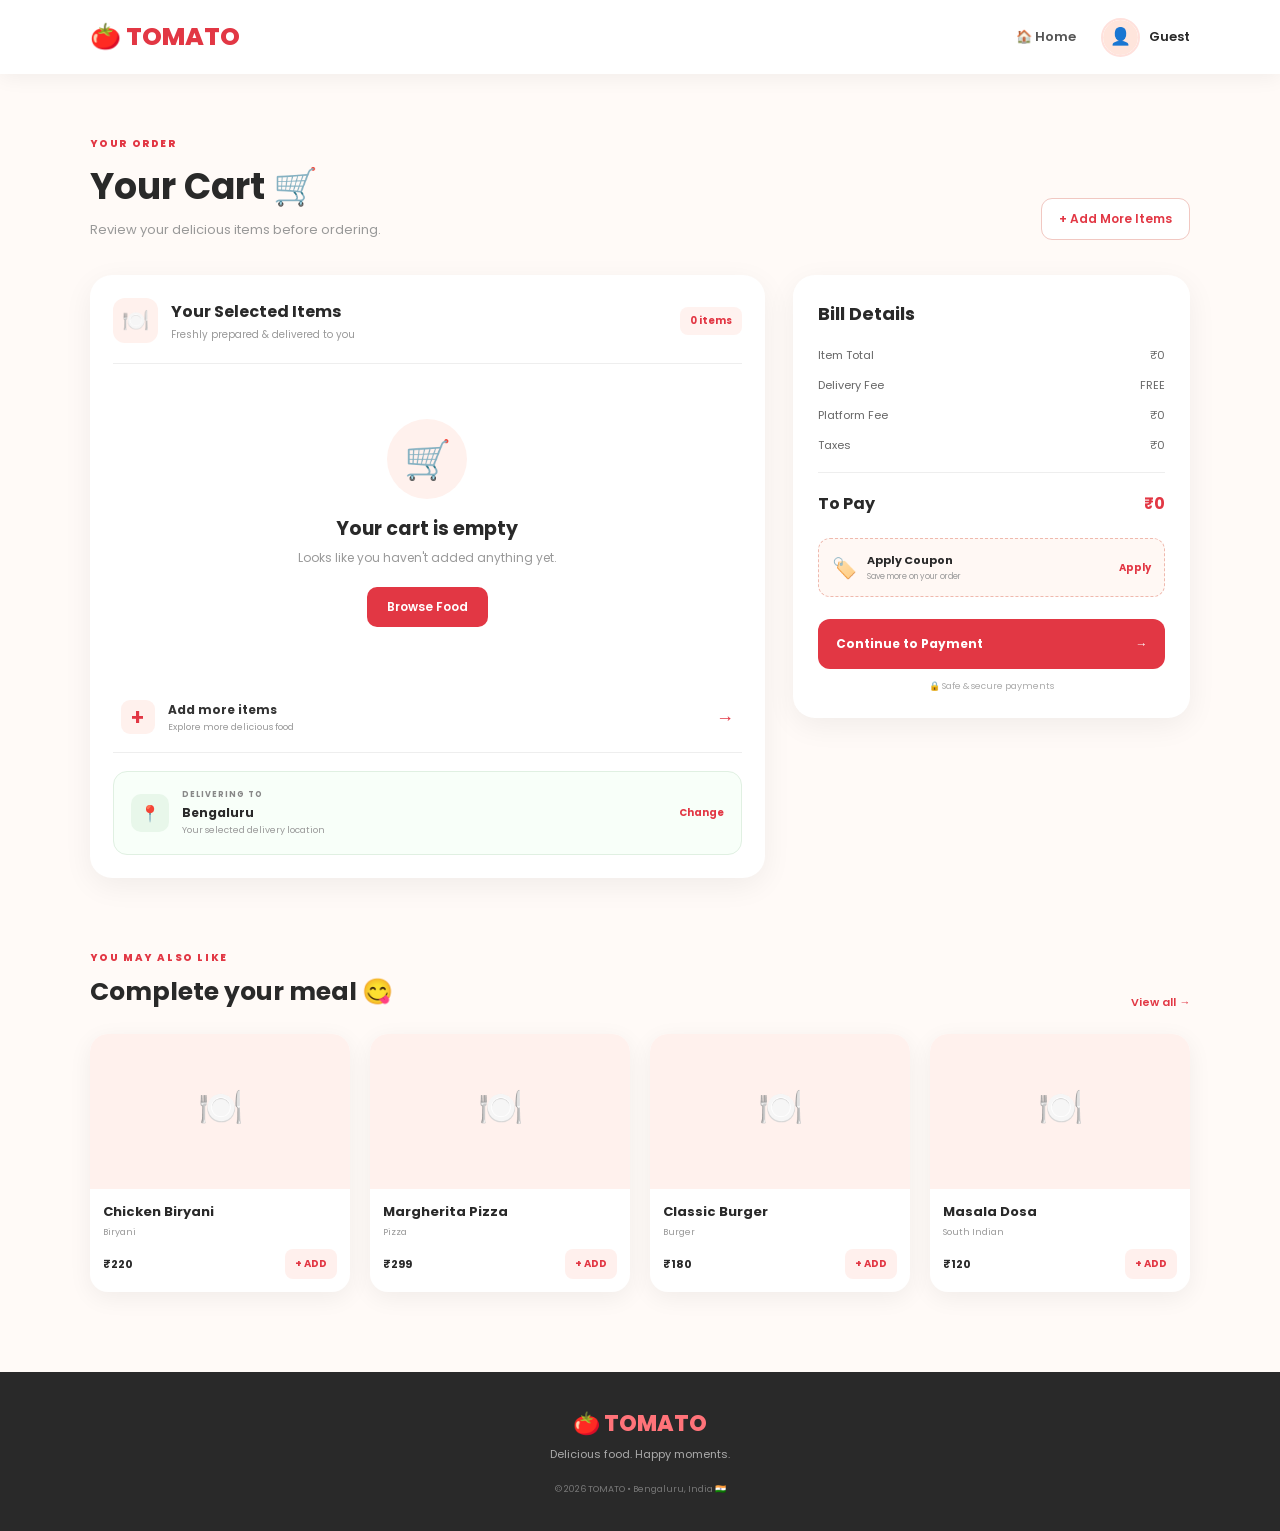
<file: cart.html>
<!DOCTYPE html>
<html lang="en">

<head>
    <meta charset="UTF-8">

    <meta name="viewport" content="width=device-width, initial-scale=1.0">

    <title>TOMATO | Your Cart</title>

    <link rel="preconnect" href="https://fonts.googleapis.com">

    <link rel="preconnect"
          href="https://fonts.gstatic.com"
          crossorigin>

    <link href="https://fonts.googleapis.com/css2?family=Poppins:wght@300;400;500;500;600;700;800&display=swap"
          rel="stylesheet">

    <link rel="stylesheet" href="cart.css">
</head>

<body>

<!-- =========================
     NAVBAR
========================= -->

<header class="navbar">

    <a href="home.html" class="logo">
        🍅 TOMATO
    </a>

    <div class="nav-right">

        <a href="home.html" class="back-home">
            🏠 Home
        </a>

        <div class="profile">
            <img id="profileImage"
                 src=""
                 alt="Profile">

            <span id="profileName">
                Guest
            </span>
        </div>

    </div>

</header>


<!-- =========================
     PAGE
========================= -->

<main class="cart-page">

    <div class="cart-heading">

        <div>
            <span class="small-title">
                YOUR ORDER
            </span>

            <h1>
                Your Cart 🛒
            </h1>

            <p id="cartSubtitle">
                Review your delicious items before ordering.
            </p>
        </div>

        <a href="home.html" class="add-more-top">
            + Add More Items
        </a>

    </div>


    <div class="cart-layout">

        <!-- =========================
             LEFT SIDE
        ========================= -->

        <section class="cart-section">

            <div class="restaurant-cart-header">

                <div>
                    <span class="restaurant-icon">
                        🍽️
                    </span>

                    <div>
                        <h2 id="restaurantName">
                            Your Selected Items
                        </h2>

                        <p>
                            Freshly prepared & delivered to you
                        </p>
                    </div>
                </div>

                <span id="itemCount"
                      class="item-count">
                    0 items
                </span>

            </div>


            <!-- CART ITEMS -->

            <div id="cartItems"
                 class="cart-items">

                <!-- JavaScript will add items here -->

            </div>


            <!-- EMPTY CART -->

            <div id="emptyCart"
                 class="empty-cart">

                <div class="empty-cart-icon">
                    🛒
                </div>

                <h2>
                    Your cart is empty
                </h2>

                <p>
                    Looks like you haven't added anything yet.
                </p>

                <a href="home.html"
                   class="browse-button">
                    Browse Food
                </a>

            </div>


            <!-- ADD MORE ITEMS -->

            <a href="home.html"
               class="add-more-box">

                <span class="add-more-icon">
                    +
                </span>

                <div>
                    <strong>
                        Add more items
                    </strong>

                    <small>
                        Explore more delicious food
                    </small>
                </div>

                <span class="arrow">
                    →
                </span>

            </a>


            <!-- DELIVERY ADDRESS -->

            <div class="delivery-card">

                <div class="delivery-icon">
                    📍
                </div>

                <div class="delivery-info">

                    <span>
                        DELIVERING TO
                    </span>

                    <strong id="deliveryLocation">
                        Bengaluru
                    </strong>

                    <p>
                        Your selected delivery location
                    </p>

                </div>

                <a href="home.html"
                   class="change-address">
                    Change
                </a>

            </div>

        </section>



        <!-- =========================
             RIGHT SIDE
        ========================= -->

        <aside class="order-summary">

            <h2>
                Bill Details
            </h2>


            <div class="bill-row">

                <span>
                    Item Total
                </span>

                <span id="itemTotal">
                    ₹0
                </span>

            </div>


            <div class="bill-row">

                <span>
                    Delivery Fee
                </span>

                <span id="deliveryFee">
                    ₹40
                </span>

            </div>


            <div class="bill-row">

                <span>
                    Platform Fee
                </span>

                <span id="platformFee">
                    ₹5
                </span>

            </div>


            <div class="bill-row">

                <span>
                    Taxes
                </span>

                <span id="taxAmount">
                    ₹0
                </span>

            </div>


            <div class="bill-divider"></div>


            <div class="bill-total">

                <strong>
                    To Pay
                </strong>

                <strong id="grandTotal">
                    ₹0
                </strong>

            </div>


            <!-- OFFER -->

            <div class="coupon-box">

                <span class="coupon-icon">
                    🏷️
                </span>

                <div>
                    <strong>
                        Apply Coupon
                    </strong>

                    <small>
                        Save more on your order
                    </small>
                </div>

                <button id="couponButton">
                    Apply
                </button>

            </div>


            <!-- PAYMENT -->

            <button id="paymentButton"
                    class="payment-button">

                <span>
                    Continue to Payment
                </span>

                <span>
                    →
                </span>

            </button>

            <p class="secure-payment">
                🔒 Safe & secure payments
            </p>

        </aside>

    </div>



    <!-- =========================
         RECOMMENDATIONS
    ========================= -->

    <section class="recommendations">

        <div class="recommendation-heading">

            <div>

                <span class="small-title">
                    YOU MAY ALSO LIKE
                </span>

                <h2>
                    Complete your meal 😋
                </h2>

            </div>

            <a href="home.html">
                View all →
            </a>

        </div>


        <div id="recommendationGrid"
             class="recommendation-grid">

            <!-- JavaScript will create recommendations -->

        </div>

    </section>

</main>


<!-- =========================
     FOOTER
========================= -->

<footer class="footer">

    <div class="footer-logo">
        🍅 TOMATO
    </div>

    <p>
        Delicious food. Happy moments.
    </p>

    <span>
        © 2026 TOMATO • Bengaluru, India 🇮🇳
    </span>

</footer>


<script src="cart.js"></script>

</body>
</html>
</file>
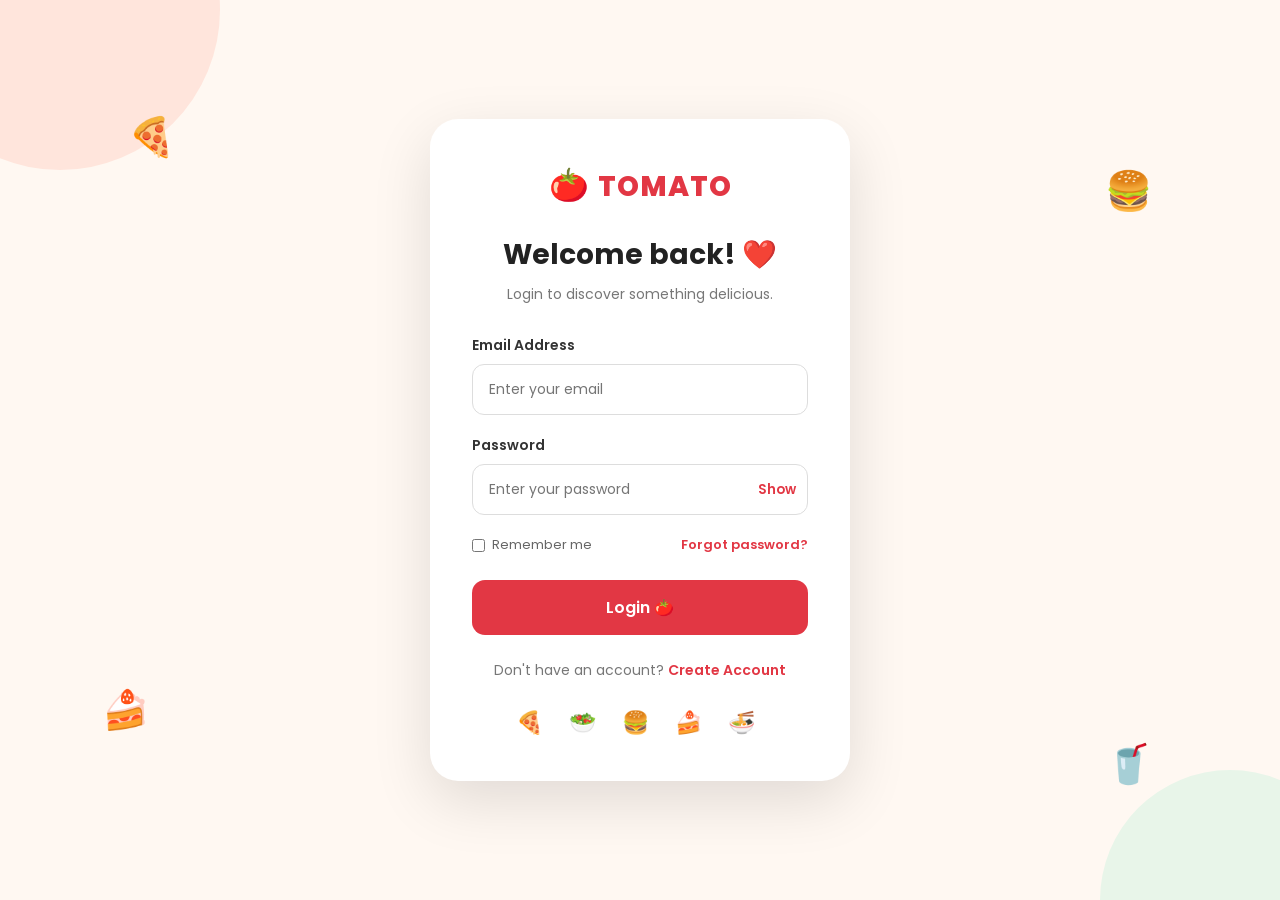
<file: login.html>
<!doctype html>
<html lang="en">
  <head>
    <meta charset="UTF-8" />

    <meta name="viewport" content="width=device-width, initial-scale=1.0" />

    <title>Login | TOMATO</title>

    <!-- Google Font -->
    <link rel="preconnect" href="https://fonts.googleapis.com" />

    <link rel="preconnect" href="https://fonts.gstatic.com" crossorigin />

    <link
      href="https://fonts.googleapis.com/css2?family=Poppins:wght@300;400;500;600;700;800&display=swap"
      rel="stylesheet"
    />

    <style>
      * {
        margin: 0;
        padding: 0;
        box-sizing: border-box;
        font-family: "Poppins", sans-serif;
      }

      body {
        min-height: 100vh;
        background: #fff8f2;
        display: flex;
        align-items: center;
        justify-content: center;
        overflow: hidden;
      }

      /* ==============================
         BACKGROUND DECORATIONS
         ============================== */

      .circle {
        position: fixed;
        border-radius: 50%;
        pointer-events: none;
      }

      .circle-one {
        width: 320px;
        height: 320px;
        background: #ffe5dc;
        top: -150px;
        left: -100px;
      }

      .circle-two {
        width: 260px;
        height: 260px;
        background: #e8f5e9;
        bottom: -130px;
        right: -80px;
      }

      .floating-food {
        position: fixed;
        font-size: 38px;
        animation: floatFood 4s ease-in-out infinite;
        pointer-events: none;
      }

      .food-one {
        top: 12%;
        left: 10%;
      }

      .food-two {
        top: 18%;
        right: 10%;
      }

      .food-three {
        bottom: 18%;
        left: 8%;
      }

      .food-four {
        bottom: 12%;
        right: 10%;
      }

      @keyframes floatFood {
        0%,
        100% {
          transform: translateY(0) rotate(0deg);
        }

        50% {
          transform: translateY(-12px) rotate(5deg);
        }
      }

      /* ==============================
         LOGIN CARD
         ============================== */

      .login-card {
        width: 420px;
        max-width: 90%;
        background: white;
        padding: 42px;
        border-radius: 28px;
        box-shadow: 0 20px 60px rgba(0, 0, 0, 0.12);
        position: relative;
        z-index: 5;
      }

      /* ==============================
         LOGO
         ============================== */

      .brand {
        text-align: center;
        margin-bottom: 25px;
      }

      .tomato-icon {
        font-size: 32px;
      }

      .brand-name {
        font-size: 28px;
        font-weight: 800;
        color: #e23744;
        letter-spacing: 1px;
      }

      /* ==============================
         HEADING
         ============================== */

      h1 {
        text-align: center;
        font-size: 28px;
        color: #222;
        margin-bottom: 8px;
      }

      .subtitle {
        text-align: center;
        color: #777;
        font-size: 14px;
        margin-bottom: 30px;
      }

      /* ==============================
         INPUTS
         ============================== */

      .input-group {
        margin-bottom: 20px;
      }

      .input-group label {
        display: block;
        font-size: 14px;
        font-weight: 600;
        color: #333;
        margin-bottom: 8px;
      }

      .input-group input {
        width: 100%;
        padding: 14px 16px;
        border: 1px solid #ddd;
        border-radius: 12px;
        outline: none;
        font-size: 14px;
        transition: 0.3s;
      }

      .input-group input:focus {
        border-color: #e23744;
        box-shadow: 0 0 0 3px rgba(226, 55, 68, 0.08);
      }

      /* ==============================
         PASSWORD
         ============================== */

      .password-wrapper {
        position: relative;
      }

      .password-wrapper input {
        padding-right: 70px;
      }

      .show-password {
        position: absolute;
        right: 12px;
        top: 50%;
        transform: translateY(-50%);
        border: none;
        background: transparent;
        color: #e23744;
        font-weight: 600;
        cursor: pointer;
      }

      /* ==============================
         OPTIONS
         ============================== */

      .login-options {
        display: flex;
        justify-content: space-between;
        align-items: center;
        margin: 5px 0 25px;
        font-size: 13px;
      }

      .remember {
        display: flex;
        align-items: center;
        gap: 7px;
        color: #666;
      }

      .remember input {
        accent-color: #e23744;
      }

      .forgot-password {
        color: #e23744;
        text-decoration: none;
        font-weight: 600;
      }

      /* ==============================
         LOGIN BUTTON
         ============================== */

      .login-btn {
        width: 100%;
        border: none;
        padding: 15px;
        border-radius: 13px;
        background: #e23744;
        color: white;
        font-size: 16px;
        font-weight: 600;
        cursor: pointer;
        transition: 0.3s;
      }

      .login-btn:hover {
        background: #c92535;
        transform: translateY(-2px);
      }

      /* ==============================
         REGISTER
         ============================== */

      .register-text {
        text-align: center;
        margin-top: 25px;
        color: #777;
        font-size: 14px;
      }

      .register-text a {
        color: #e23744;
        font-weight: 600;
        text-decoration: none;
      }

      /* ==============================
         BOTTOM FOOD
         ============================== */

      .bottom-food {
        text-align: center;
        margin-top: 25px;
        font-size: 22px;
        letter-spacing: 10px;
      }

      /* ==============================
         MOBILE
         ============================== */

      @media (max-width: 600px) {
        .login-card {
          padding: 30px 25px;
        }

        .floating-food {
          font-size: 28px;
        }
      }
    </style>
  </head>

  <body>
    <!-- BACKGROUND DECORATIONS -->

    <div class="circle circle-one"></div>
    <div class="circle circle-two"></div>

    <div class="floating-food food-one">🍕</div>
    <div class="floating-food food-two">🍔</div>
    <div class="floating-food food-three">🍰</div>
    <div class="floating-food food-four">🥤</div>

    <!-- LOGIN CARD -->

    <div class="login-card">
      <!-- LOGO -->

      <div class="brand">
        <span class="tomato-icon"> 🍅 </span>

        <span class="brand-name"> TOMATO </span>
      </div>

      <!-- HEADING -->

      <h1>Welcome back! ❤️</h1>

      <p class="subtitle">Login to discover something delicious.</p>

      <!-- LOGIN FORM -->

      <form id="loginForm">
        <!-- EMAIL -->

        <div class="input-group">
          <label for="email"> Email Address </label>

          <input
            type="email"
            id="email"
            placeholder="Enter your email"
            required
          />
        </div>

        <!-- PASSWORD -->

        <div class="input-group">
          <label for="password"> Password </label>

          <div class="password-wrapper">
            <input
              type="password"
              id="password"
              placeholder="Enter your password"
              required
            />

            <button
              type="button"
              class="show-password"
              onclick="togglePassword()"
            >
              Show
            </button>
          </div>
        </div>

        <!-- OPTIONS -->

        <div class="login-options">
          <label class="remember">
            <input type="checkbox" id="remember" />

            Remember me
          </label>

          <a href="#" class="forgot-password" onclick="return false;">
            Forgot password?
          </a>
        </div>

        <!-- LOGIN BUTTON -->

        <button type="submit" class="login-btn">Login 🍅</button>
      </form>

      <!-- REGISTER -->

      <div class="register-text">
        Don't have an account?

        <a href="registration.html"> Create Account </a>
      </div>

      <!-- BOTTOM FOOD -->

      <div class="bottom-food">🍕 🥗 🍔 🍰 🍜</div>
    </div>

    <!-- JAVASCRIPT -->

    <script>
      /* SHOW / HIDE PASSWORD */

      function togglePassword() {
        const password = document.getElementById("password");

        const button = document.querySelector(".show-password");

        if (password.type === "password") {
          password.type = "text";

          button.textContent = "Hide";
        } else {
          password.type = "password";

          button.textContent = "Show";
        }
      }

      /* LOGIN */

      document
        .getElementById("loginForm")
        .addEventListener("submit", function (event) {
          event.preventDefault();

          const email = document.getElementById("email").value.trim();

          const password = document.getElementById("password").value.trim();

          if (email === "" || password === "") {
            alert("Please enter your email and password.");

            return;
          }

          /*
             FOR NOW:
             After login, go to home page.

             We will connect this to your
             backend/database later.
          */

          alert("Login successful! Welcome to TOMATO ❤️");

          window.location.href = "home.html";
        });
    </script>
  </body>
</html>
</file>
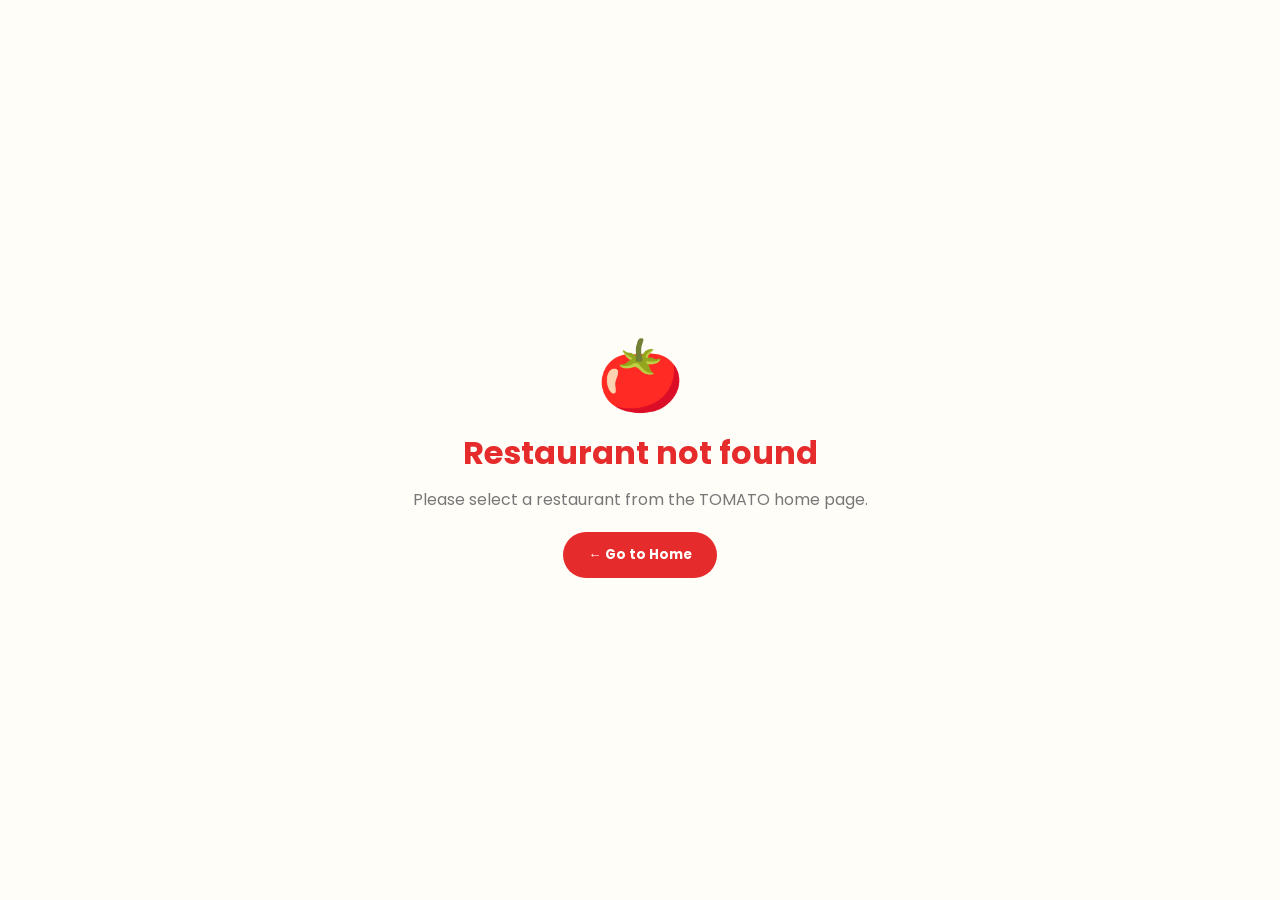
<file: menu.html>
<!DOCTYPE html>
<html lang="en">

<head>

    <meta charset="UTF-8">

    <meta
        name="viewport"
        content="width=device-width, initial-scale=1.0"
    >

    <title>TOMATO | Menu</title>

    <link
        rel="preconnect"
        href="https://fonts.googleapis.com"
    >

    <link
        rel="preconnect"
        href="https://fonts.googleapis.com"
        crossorigin
    >

    <link
        href="https://fonts.googleapis.com/css2?family=Poppins:wght@400;500;600;700;800&display=swap"
        rel="stylesheet"
    >

    <link rel="stylesheet" href="menu.css">

</head>


<body>


<!-- =====================================================
     NAVBAR
===================================================== -->

<header class="menu-navbar">

    <div
        class="menu-logo"
        onclick="goHome()"
    >
        🍅

        <span>
            TOMATO
        </span>
    </div>


    <div class="menu-actions">

        <button
            class="home-button"
            onclick="goHome()"
        >
            ← Home
        </button>


        <button
            class="cart-button"
            onclick="openCart()"
        >

            🛒 Cart

            <span id="menuCartCount">
                0
            </span>

        </button>

    </div>

</header>



<!-- =====================================================
     RESTAURANT HEADER
===================================================== -->

<section class="restaurant-header">

    <div class="restaurant-header-inner">

        <div class="restaurant-icon">
            🍽️
        </div>


        <div>

            <div class="restaurant-label">
                🍅 NOW SERVING
            </div>


            <h1 id="restaurantName">
                Loading...
            </h1>


            <p id="restaurantCuisine">
                Loading menu...
            </p>


            <div class="restaurant-meta">

                <span id="restaurantRating">
                    ★ 4.5
                </span>

                <span>
                    🕒 30–35 min
                </span>

                <span>
                    🛵 Delivery
                </span>

            </div>

        </div>

    </div>

</section>



<!-- =====================================================
     MENU
===================================================== -->

<main class="menu-section">


    <div class="menu-heading">

        <div>

            <div class="menu-label">
                🍴 FRESH FROM THE KITCHEN
            </div>

            <h2>
                Explore the menu
            </h2>

        </div>


        <div class="food-search">

            <span>
                🔍
            </span>

            <input
                type="text"
                id="foodSearch"
                placeholder="Search dishes..."
            >

        </div>

    </div>



    <!-- CATEGORIES -->

    <div
        class="menu-categories"
        id="menuCategories"
    >

        <button
            class="category-button active"
            data-category="all"
        >
            All
        </button>

        <button
            class="category-button"
            data-category="Biryani"
        >
            🍛 Biryani
        </button>

        <button
            class="category-button"
            data-category="Starters"
        >
            🍗 Starters
        </button>

        <button
            class="category-button"
            data-category="Main Course"
        >
            🍽️ Main Course
        </button>

        <button
            class="category-button"
            data-category="Pizza"
        >
            🍕 Pizza
        </button>

        <button
            class="category-button"
            data-category="Burgers"
        >
            🍔 Burgers
        </button>

        <button
            class="category-button"
            data-category="Chinese"
        >
            🍜 Chinese
        </button>

        <button
            class="category-button"
            data-category="Desserts"
        >
            🍰 Desserts
        </button>

        <button
            class="category-button"
            data-category="Drinks"
        >
            🥤 Drinks
        </button>

    </div>



    <!-- MENU ITEMS -->

    <div
        class="menu-grid"
        id="menuContainer"
    ></div>


    <div
        class="menu-empty"
        id="menuEmpty"
    >

        <div>
            🍅
        </div>

        <h3>
            No dishes found
        </h3>

        <p>
            Try another category or search.
        </p>

    </div>

</main>



<!-- =====================================================
     CART BAR
===================================================== -->

<div
    class="bottom-cart"
    id="bottomCart"
>

    <div>

        <strong id="bottomCartItems">
            0 items
        </strong>

        <span>
            added to your cart
        </span>

    </div>


    <button onclick="openCart()">
        View Cart →
    </button>

</div>



<!-- =====================================================
     CART MODAL
===================================================== -->

<div
    class="cart-overlay"
    id="cartOverlay"
>

    <div class="cart-modal">

        <button
            class="close-cart"
            onclick="closeCart()"
        >
            ×
        </button>


        <h2>
            🛒 Your Cart
        </h2>


        <p
            class="cart-restaurant"
            id="cartRestaurantName"
        ></p>


        <div
            id="cartItems"
            class="cart-items"
        ></div>


        <div class="bill">

            <div>

                <span>
                    Item Total
                </span>

                <strong id="itemTotal">
                    ₹0
                </strong>

            </div>


            <div>

                <span>
                    Delivery Fee
                </span>

                <strong>
                    ₹40
                </strong>

            </div>


            <div class="bill-total">

                <span>
                    To Pay
                </span>

                <strong id="cartTotal">
                    ₹40
                </strong>

            </div>

        </div>


        <button
            class="checkout-button"
            onclick="checkout()"
        >
            Proceed to Checkout
        </button>

    </div>

</div>



<script src="menu.js"></script>

</body>

</html>
</file>
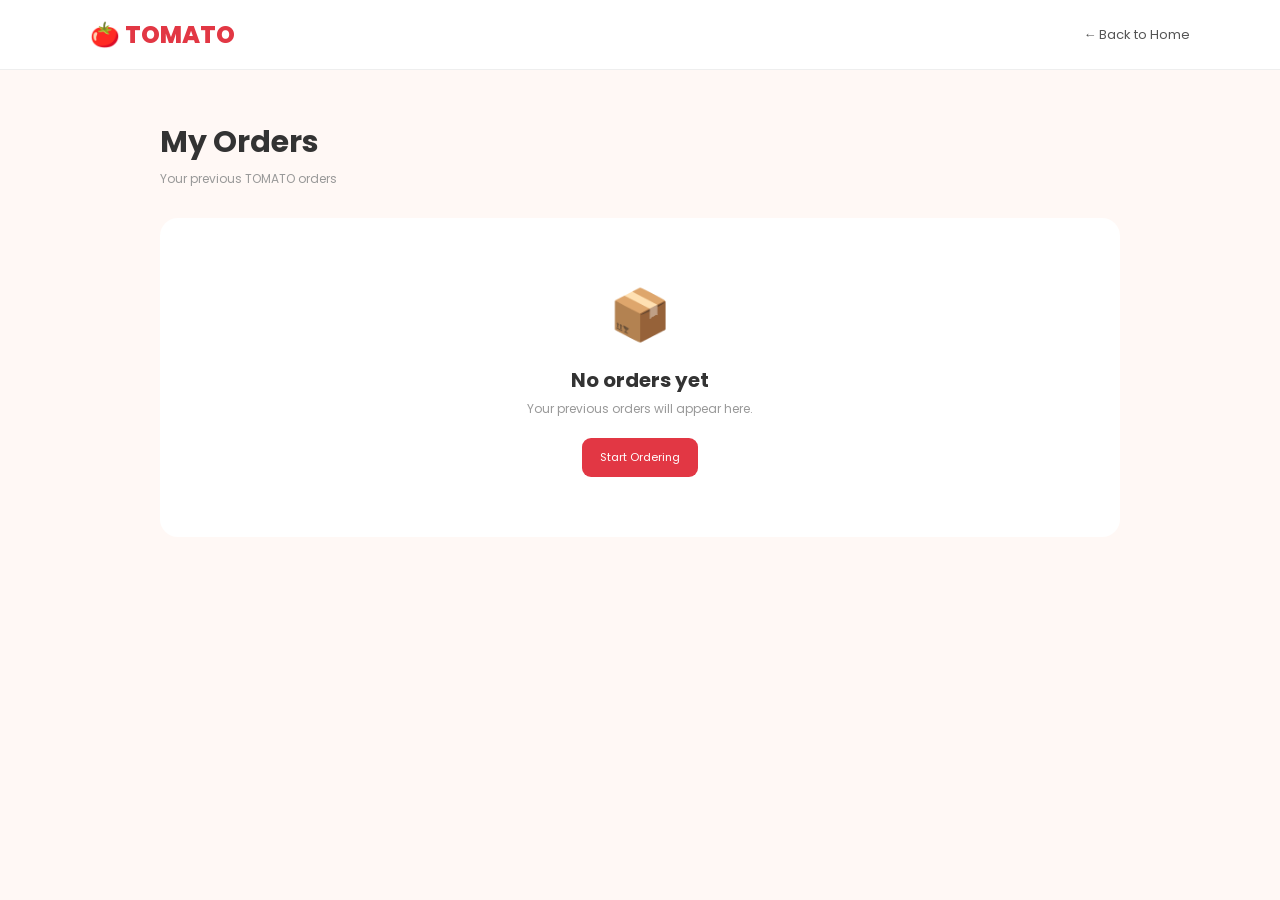
<file: orders.html>
<!DOCTYPE html>
<html lang="en">

<head>

    <meta charset="UTF-8">

    <meta
        name="viewport"
        content="width=device-width, initial-scale=1.0">

    <title>My Orders | TOMATO</title>

    <link
        href="https://fonts.googleapis.com/css2?family=Poppins:wght@400;500;600;700;800&display=swap"
        rel="stylesheet">

    <style>

        * {
            margin: 0;
            padding: 0;
            box-sizing: border-box;
        }

        body {
            font-family: "Poppins", sans-serif;
            background: #fff8f5;
            color: #333;
        }

        .navbar {
            height: 70px;
            padding: 0 7%;
            background: white;
            display: flex;
            justify-content: space-between;
            align-items: center;
            border-bottom: 1px solid #eee;
        }

        .logo {
            text-decoration: none;
            color: #e23744;
            font-size: 24px;
            font-weight: 800;
        }

        .back {
            text-decoration: none;
            color: #555;
            font-size: 13px;
        }

        .container {
            max-width: 1000px;
            margin: 50px auto;
            padding: 0 20px;
        }

        h1 {
            font-size: 30px;
        }

        .subtitle {
            color: #999;
            font-size: 12px;
            margin-top: 5px;
        }

        #ordersContainer {
            margin-top: 30px;
        }

        .order-card {
            background: white;
            border-radius: 18px;
            padding: 22px;
            margin-bottom: 20px;
            box-shadow: 0 7px 25px rgba(0,0,0,0.06);
        }

        .order-header {
            display: flex;
            justify-content: space-between;
            align-items: center;
            padding-bottom: 15px;
            border-bottom: 1px solid #eee;
        }

        .order-id {
            font-weight: 700;
            font-size: 13px;
        }

        .status {
            background: #e7f7e9;
            color: #27763a;
            padding: 6px 10px;
            border-radius: 8px;
            font-size: 10px;
            font-weight: 700;
        }

        .order-date {
            color: #999;
            font-size: 10px;
            margin-top: 4px;
        }

        .order-items {
            margin-top: 18px;
        }

        .order-item {
            display: flex;
            align-items: center;
            gap: 12px;
            margin-bottom: 14px;
        }

        .order-item img {
            width: 65px;
            height: 65px;
            border-radius: 10px;
            object-fit: cover;
        }

        .item-info {
            flex: 1;
        }

        .item-info strong {
            font-size: 12px;
        }

        .item-info p {
            color: #999;
            font-size: 10px;
            margin-top: 4px;
        }

        .item-price {
            font-size: 12px;
            font-weight: 600;
        }

        .order-footer {
            margin-top: 15px;
            padding-top: 15px;
            border-top: 1px solid #eee;
            display: flex;
            justify-content: space-between;
            align-items: center;
        }

        .total {
            font-size: 15px;
            font-weight: 800;
        }

        .reorder {
            border: none;
            background: #e23744;
            color: white;
            padding: 10px 16px;
            border-radius: 9px;
            font-family: inherit;
            font-size: 10px;
            font-weight: 600;
            cursor: pointer;
        }

        .empty {
            background: white;
            padding: 60px 20px;
            text-align: center;
            border-radius: 18px;
        }

        .empty-icon {
            font-size: 50px;
        }

        .empty h2 {
            margin-top: 12px;
            font-size: 20px;
        }

        .empty p {
            color: #999;
            font-size: 12px;
            margin-top: 5px;
        }

        .empty a {
            display: inline-block;
            margin-top: 20px;
            background: #e23744;
            color: white;
            text-decoration: none;
            padding: 11px 18px;
            border-radius: 9px;
            font-size: 11px;
        }

    </style>

</head>

<body>


<header class="navbar">

    <a href="home.html" class="logo">
        🍅 TOMATO
    </a>

    <a href="home.html" class="back">
        ← Back to Home
    </a>

</header>


<main class="container">

    <h1>
        My Orders
    </h1>

    <p class="subtitle">
        Your previous TOMATO orders
    </p>


    <div id="ordersContainer">
    </div>

</main>


<script>

    function getOrders() {

        const orders =
            localStorage.getItem("tomatoOrders");

        if (!orders) {
            return [];
        }

        try {
            return JSON.parse(orders);
        }

        catch {
            return [];
        }

    }


    function displayOrders() {

        const container =
            document.getElementById(
                "ordersContainer"
            );


        const orders =
            getOrders();


        if (orders.length === 0) {

            container.innerHTML = `

                <div class="empty">

                    <div class="empty-icon">
                        📦
                    </div>

                    <h2>
                        No orders yet
                    </h2>

                    <p>
                        Your previous orders will appear here.
                    </p>

                    <a href="home.html">
                        Start Ordering
                    </a>

                </div>

            `;

            return;
        }


        container.innerHTML = "";


        orders.forEach(
            (order, index) => {

                const card =
                    document.createElement(
                        "div"
                    );

                card.className =
                    "order-card";


                let itemsHTML = "";


                order.items.forEach(
                    item => {

                        itemsHTML += `

                            <div class="order-item">

                                <img
                                    src="${item.image}"
                                    alt="${item.name}">

                                <div class="item-info">

                                    <strong>
                                        ${item.name}
                                    </strong>

                                    <p>
                                        Quantity: ${item.quantity}
                                    </p>

                                </div>

                                <div class="item-price">
                                    ₹${item.price * item.quantity}
                                </div>

                            </div>

                        `;

                    }
                );


                card.innerHTML = `

                    <div class="order-header">

                        <div>

                            <div class="order-id">
                                Order #${order.id || (1000 + index)}
                            </div>

                            <div class="order-date">
                                ${order.date || "Previous order"}
                            </div>

                        </div>

                        <span class="status">
                            ${order.status || "Delivered"}
                        </span>

                    </div>


                    <div class="order-items">

                        ${itemsHTML}

                    </div>


                    <div class="order-footer">

                        <span class="total">
                            Total: ₹${order.total}
                        </span>

                        <button
                            class="reorder"
                            onclick="reorder(${index})">

                            Order Again

                        </button>

                    </div>

                `;


                container.appendChild(card);

            }
        );

    }


    function reorder(index) {

        const orders =
            getOrders();

        const order =
            orders[index];


        let cart = [];


        order.items.forEach(item => {

            cart.push({

                id: item.id,

                name: item.name,

                price: item.price,

                image: item.image,

                quantity: item.quantity

            });

        });


        localStorage.setItem(
            "tomatoCart",
            JSON.stringify(cart)
        );


        window.location.href =
            "cart.html";

    }


    displayOrders();

</script>

</body>

</html>
</file>
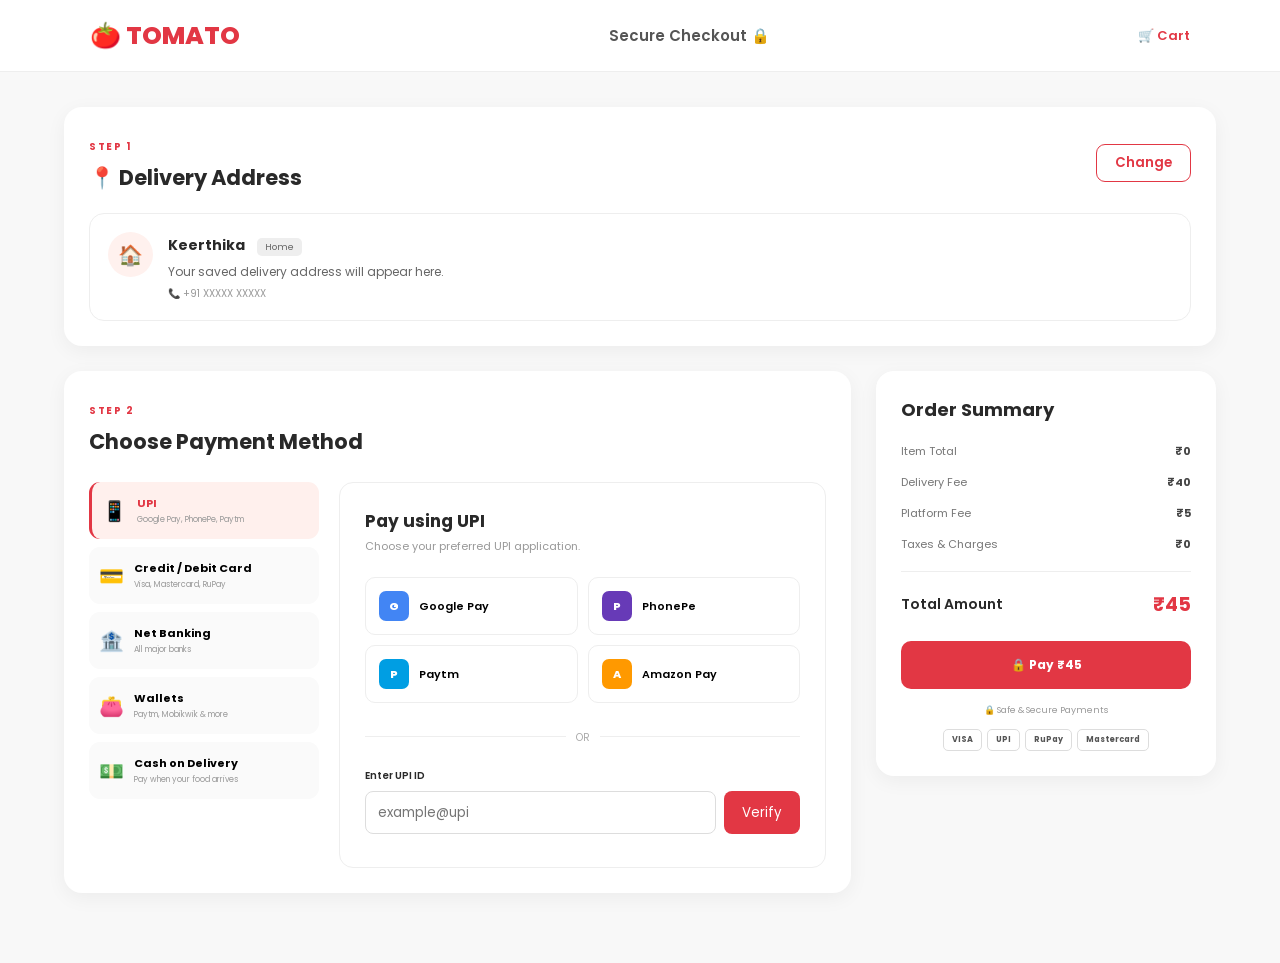
<file: payment.html>
<!DOCTYPE html>
<html lang="en">

<head>

    <meta charset="UTF-8">

    <meta name="viewport" content="width=device-width, initial-scale=1.0">

    <title>TOMATO | Payment</title>

    <link rel="preconnect" href="https://fonts.googleapis.com">

    <link rel="preconnect"
        href="https://fonts.gstatic.com"
        crossorigin>

    <link href="https://fonts.googleapis.com/css2?family=Poppins:wght@300;400;500;600;700&display=swap"
        rel="stylesheet">

    <link rel="stylesheet" href="payment.css">

</head>


<body>


<!-- =========================
     NAVBAR
========================= -->

<header class="navbar">

    <a href="home.html" class="logo">
        🍅 TOMATO
    </a>

    <div class="checkout-title">
        Secure Checkout 🔒
    </div>

    <a href="cart.html" class="back-cart">
        🛒 Cart
    </a>

</header>



<!-- =========================
     PAGE
========================= -->

<main class="payment-page">


    <!-- =========================
         DELIVERY ADDRESS
    ========================= -->

    <section class="address-section">

        <div class="section-top">

            <div>
                <span class="step">
                    STEP 1
                </span>

                <h2>
                    📍 Delivery Address
                </h2>
            </div>

            <button
                class="change-button"
                id="changeAddressButton"
            >
                Change
            </button>

        </div>


        <div class="address-card">

            <div class="address-icon">
                🏠
            </div>

            <div class="address-details">

                <strong id="addressName">
                    Keerthika
                </strong>

                <span id="addressType">
                    Home
                </span>

                <p id="deliveryAddress">
                    Your saved delivery address will appear here.
                </p>

                <small id="addressPhone">
                    📞 +91 XXXXX XXXXX
                </small>

            </div>

        </div>


        <!-- CHANGE ADDRESS -->

        <div
            class="address-form"
            id="addressForm"
        >

            <h3>
                Enter delivery address
            </h3>

            <input
                type="text"
                id="newAddress"
                placeholder="Enter your complete address"
            >

            <input
                type="text"
                id="newPhone"
                placeholder="Enter phone number"
            >

            <div class="address-form-buttons">

                <button
                    id="saveAddress"
                    class="save-address"
                >
                    Save Address
                </button>

                <button
                    id="cancelAddress"
                    class="cancel-address"
                >
                    Cancel
                </button>

            </div>

        </div>

    </section>



    <!-- =========================
         PAYMENT SECTION
    ========================= -->

    <section class="payment-container">


        <!-- PAYMENT METHODS -->

        <div class="payment-methods">

            <span class="step">
                STEP 2
            </span>

            <h2>
                Choose Payment Method
            </h2>


            <div class="payment-layout">


                <!-- LEFT MENU -->

                <div class="payment-menu">


                    <button
                        class="payment-option active"
                        data-method="upi"
                    >

                        <span class="payment-option-icon">
                            📱
                        </span>

                        <span>
                            <strong>UPI</strong>
                            <small>Google Pay, PhonePe, Paytm</small>
                        </span>

                    </button>


                    <button
                        class="payment-option"
                        data-method="card"
                    >

                        <span class="payment-option-icon">
                            💳
                        </span>

                        <span>
                            <strong>Credit / Debit Card</strong>
                            <small>Visa, Mastercard, RuPay</small>
                        </span>

                    </button>


                    <button
                        class="payment-option"
                        data-method="netbanking"
                    >

                        <span class="payment-option-icon">
                            🏦
                        </span>

                        <span>
                            <strong>Net Banking</strong>
                            <small>All major banks</small>
                        </span>

                    </button>


                    <button
                        class="payment-option"
                        data-method="wallet"
                    >

                        <span class="payment-option-icon">
                            👛
                        </span>

                        <span>
                            <strong>Wallets</strong>
                            <small>Paytm, Mobikwik & more</small>
                        </span>

                    </button>


                    <button
                        class="payment-option"
                        data-method="cod"
                    >

                        <span class="payment-option-icon">
                            💵
                        </span>

                        <span>
                            <strong>Cash on Delivery</strong>
                            <small>Pay when your food arrives</small>
                        </span>

                    </button>

                </div>



                <!-- RIGHT PAYMENT AREA -->

                <div class="payment-details">


                    <!-- UPI -->

                    <div
                        class="payment-panel active"
                        id="upi"
                    >

                        <h3>
                            Pay using UPI
                        </h3>

                        <p class="panel-description">
                            Choose your preferred UPI application.
                        </p>


                        <div class="upi-apps">


                            <button class="upi-card">

                                <span class="upi-logo google">
                                    G
                                </span>

                                <span>
                                    Google Pay
                                </span>

                            </button>


                            <button class="upi-card">

                                <span class="upi-logo phonepe">
                                    P
                                </span>

                                <span>
                                    PhonePe
                                </span>

                            </button>


                            <button class="upi-card">

                                <span class="upi-logo paytm">
                                    P
                                </span>

                                <span>
                                    Paytm
                                </span>

                            </button>


                            <button class="upi-card">

                                <span class="upi-logo amazon">
                                    A
                                </span>

                                <span>
                                    Amazon Pay
                                </span>

                            </button>

                        </div>


                        <div class="upi-divider">
                            <span>OR</span>
                        </div>


                        <label>
                            Enter UPI ID
                        </label>

                        <div class="upi-input">

                            <input
                                type="text"
                                id="upiId"
                                placeholder="example@upi"
                            >

                            <button id="verifyUpi">
                                Verify
                            </button>

                        </div>

                        <small
                            class="verification-message"
                            id="upiMessage"
                        ></small>

                    </div>



                    <!-- CARD -->

                    <div
                        class="payment-panel"
                        id="card"
                    >

                        <h3>
                            Credit / Debit Card
                        </h3>

                        <p class="panel-description">
                            Enter your card details securely.
                        </p>


                        <div class="card-icons">

                            <span>VISA</span>
                            <span>Mastercard</span>
                            <span>RuPay</span>

                        </div>


                        <label>
                            Card Number
                        </label>

                        <input
                            type="text"
                            id="cardNumber"
                            class="payment-input"
                            placeholder="1234 5678 9012 3456"
                            maxlength="19"
                        >


                        <div class="input-row">

                            <div>

                                <label>
                                    Expiry Date
                                </label>

                                <input
                                    type="text"
                                    id="expiry"
                                    class="payment-input"
                                    placeholder="MM / YY"
                                    maxlength="5"
                                >

                            </div>


                            <div>

                                <label>
                                    CVV
                                </label>

                                <input
                                    type="password"
                                    id="cvv"
                                    class="payment-input"
                                    placeholder="•••"
                                    maxlength="3"
                                >

                            </div>

                        </div>


                        <label>
                            Card Holder Name
                        </label>

                        <input
                            type="text"
                            id="cardName"
                            class="payment-input"
                            placeholder="Name on card"
                        >

                    </div>



                    <!-- NET BANKING -->

                    <div
                        class="payment-panel"
                        id="netbanking"
                    >

                        <h3>
                            Net Banking
                        </h3>

                        <p class="panel-description">
                            Select your bank to continue.
                        </p>


                        <select
                            id="bankSelect"
                            class="payment-input"
                        >

                            <option value="">
                                Select your bank
                            </option>

                            <option>
                                State Bank of India
                            </option>

                            <option>
                                HDFC Bank
                            </option>

                            <option>
                                ICICI Bank
                            </option>

                            <option>
                                Axis Bank
                            </option>

                            <option>
                                Kotak Mahindra Bank
                            </option>

                            <option>
                                Bank of Baroda
                            </option>

                            <option>
                                Punjab National Bank
                            </option>

                            <option>
                                Canara Bank
                            </option>

                            <option>
                                Other Bank
                            </option>

                        </select>

                    </div>



                    <!-- WALLET -->

                    <div
                        class="payment-panel"
                        id="wallet"
                    >

                        <h3>
                            Wallets
                        </h3>

                        <p class="panel-description">
                            Select a wallet to continue.
                        </p>


                        <div class="wallet-list">

                            <label class="wallet-item">

                                <input
                                    type="radio"
                                    name="wallet"
                                    value="Paytm"
                                >

                                <span>
                                    👛 Paytm
                                </span>

                            </label>


                            <label class="wallet-item">

                                <input
                                    type="radio"
                                    name="wallet"
                                    value="Mobikwik"
                                >

                                <span>
                                    👛 Mobikwik
                                </span>

                            </label>


                            <label class="wallet-item">

                                <input
                                    type="radio"
                                    name="wallet"
                                    value="Amazon Pay"
                                >

                                <span>
                                    👛 Amazon Pay
                                </span>

                            </label>


                            <label class="wallet-item">

                                <input
                                    type="radio"
                                    name="wallet"
                                    value="Freecharge"
                                >

                                <span>
                                    👛 Freecharge
                                </span>

                            </label>

                        </div>

                    </div>



                    <!-- COD -->

                    <div
                        class="payment-panel"
                        id="cod"
                    >

                        <div class="cod-box">

                            <div class="cod-icon">
                                💵
                            </div>

                            <h3>
                                Cash on Delivery
                            </h3>

                            <p>
                                Pay in cash when your order is delivered.
                            </p>

                            <small>
                                Please keep the exact amount ready.
                            </small>

                        </div>

                    </div>


                </div>

            </div>

        </div>



        <!-- =========================
             ORDER SUMMARY
        ========================= -->

        <aside class="order-summary">

            <h2>
                Order Summary
            </h2>


            <div class="summary-row">

                <span>
                    Item Total
                </span>

                <strong id="itemTotal">
                    ₹0
                </strong>

            </div>


            <div class="summary-row">

                <span>
                    Delivery Fee
                </span>

                <strong id="deliveryFee">
                    ₹40
                </strong>

            </div>


            <div class="summary-row">

                <span>
                    Platform Fee
                </span>

                <strong>
                    ₹5
                </strong>

            </div>


            <div class="summary-row">

                <span>
                    Taxes & Charges
                </span>

                <strong id="taxAmount">
                    ₹0
                </strong>

            </div>


            <div class="summary-line"></div>


            <div class="summary-total">

                <span>
                    Total Amount
                </span>

                <strong id="totalAmount">
                    ₹0
                </strong>

            </div>


            <button
                class="place-order-button"
                id="placeOrderButton"
            >

                🔒 Pay ₹<span id="payAmount">0</span>

            </button>


            <div class="secure-payment">

                🔒
                Safe & Secure Payments

            </div>

            <div class="payment-logos">

                <span>VISA</span>
                <span>UPI</span>
                <span>RuPay</span>
                <span>Mastercard</span>

            </div>

        </aside>

    </section>

</main>



<!-- =========================
     SUCCESS POPUP
========================= -->

<div
    class="success-overlay"
    id="successOverlay"
>

    <div class="success-box">

        <div class="success-icon">
            ✓
        </div>

        <h2>
            Order Placed Successfully! 🎉
        </h2>

        <p>
            Your delicious food is on its way.
        </p>

        <div class="order-number">
            Order #TMT<span id="orderNumber"></span>
        </div>

        <button
            id="continueHome"
            class="continue-home"
        >
            Continue to Home
        </button>

    </div>

</div>



<script src="payment.js"></script>

</body>

</html>
</file>
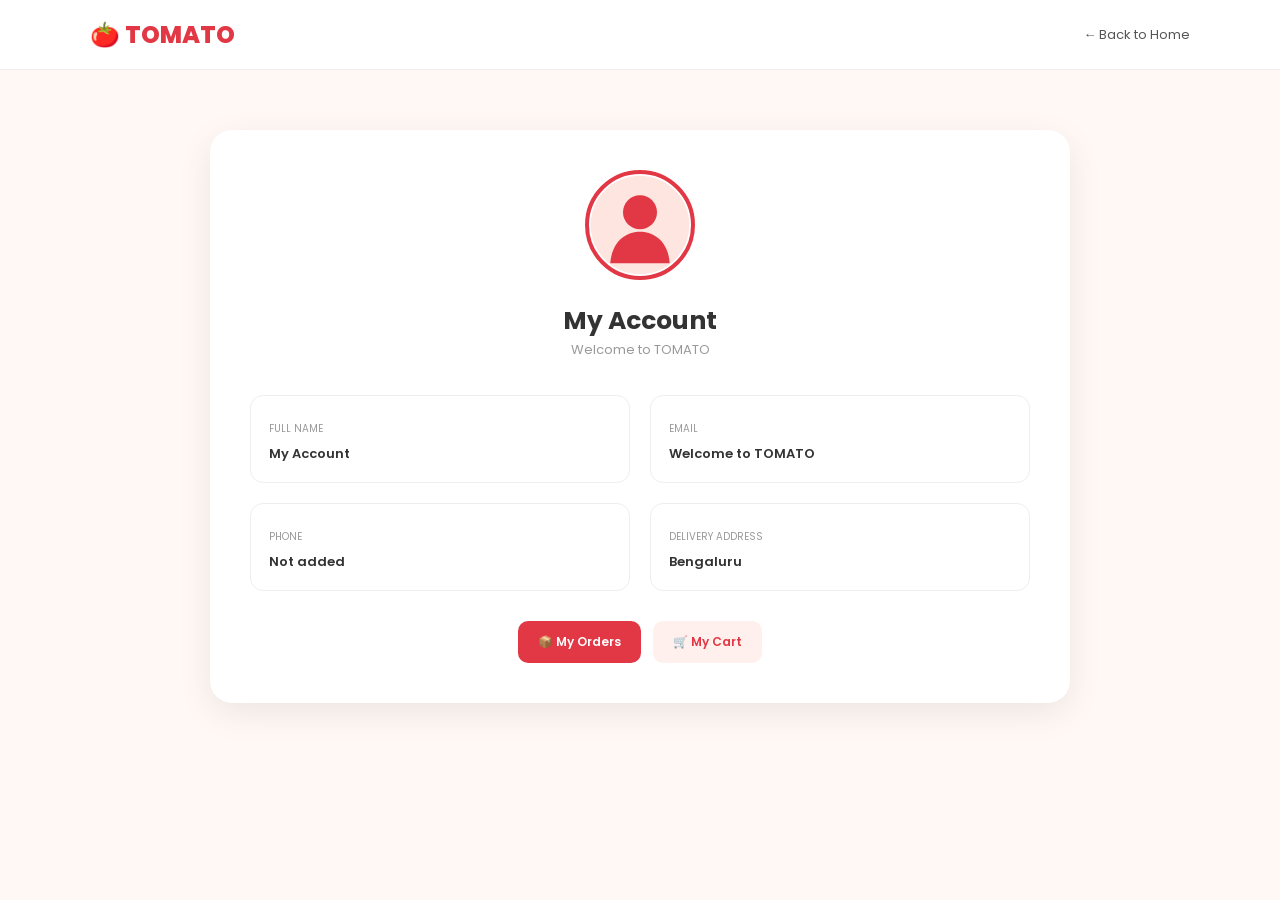
<file: profile.html>
<!DOCTYPE html>
<html lang="en">

<head>

    <meta charset="UTF-8">

    <meta
        name="viewport"
        content="width=device-width, initial-scale=1.0">

    <title>My Profile | TOMATO</title>

    <link
        href="https://fonts.googleapis.com/css2?family=Poppins:wght@400;500;600;700;800&display=swap"
        rel="stylesheet">

    <style>

        * {
            margin: 0;
            padding: 0;
            box-sizing: border-box;
        }

        body {
            font-family: "Poppins", sans-serif;
            background: #fff8f5;
            color: #333;
        }

        .navbar {
            height: 70px;
            padding: 0 7%;
            background: white;
            display: flex;
            align-items: center;
            justify-content: space-between;
            border-bottom: 1px solid #eee;
        }

        .logo {
            text-decoration: none;
            color: #e23744;
            font-size: 24px;
            font-weight: 800;
        }

        .back {
            text-decoration: none;
            color: #555;
            font-size: 13px;
        }

        .container {
            max-width: 900px;
            margin: 60px auto;
            padding: 0 20px;
        }

        .profile-card {
            background: white;
            border-radius: 22px;
            padding: 40px;
            box-shadow: 0 10px 35px rgba(0,0,0,0.08);
        }

        .profile-top {
            text-align: center;
        }

        .profile-top img {
            width: 110px;
            height: 110px;
            border-radius: 50%;
            object-fit: cover;
            border: 4px solid #e23744;
        }

        .profile-top h1 {
            margin-top: 15px;
            font-size: 25px;
        }

        .profile-top p {
            color: #999;
            font-size: 13px;
        }

        .details {
            margin-top: 35px;
            display: grid;
            grid-template-columns: 1fr 1fr;
            gap: 20px;
        }

        .detail-box {
            padding: 18px;
            border: 1px solid #eee;
            border-radius: 13px;
        }

        .detail-box small {
            color: #999;
            font-size: 10px;
        }

        .detail-box p {
            margin-top: 5px;
            font-weight: 600;
            font-size: 13px;
        }

        .buttons {
            margin-top: 30px;
            display: flex;
            gap: 12px;
            justify-content: center;
        }

        .buttons a {
            text-decoration: none;
            padding: 12px 20px;
            border-radius: 10px;
            font-size: 12px;
            font-weight: 600;
        }

        .orders {
            background: #e23744;
            color: white;
        }

        .cart {
            background: #fff0ed;
            color: #e23744;
        }

        @media(max-width:600px) {

            .details {
                grid-template-columns: 1fr;
            }

            .profile-card {
                padding: 25px;
            }

        }

    </style>

</head>

<body>

<header class="navbar">

    <a href="home.html" class="logo">
        🍅 TOMATO
    </a>

    <a href="home.html" class="back">
        ← Back to Home
    </a>

</header>


<main class="container">

    <div class="profile-card">

        <div class="profile-top">

            <img
                id="profileImage"
                src=""
                alt="Profile">

            <h1 id="profileName">
                My Account
            </h1>

            <p id="profileEmail">
                Welcome to TOMATO
            </p>

        </div>


        <div class="details">

            <div class="detail-box">

                <small>
                    FULL NAME
                </small>

                <p id="nameValue">
                    Not available
                </p>

            </div>


            <div class="detail-box">

                <small>
                    EMAIL
                </small>

                <p id="emailValue">
                    Not available
                </p>

            </div>


            <div class="detail-box">

                <small>
                    PHONE
                </small>

                <p id="phoneValue">
                    Not added
                </p>

            </div>


            <div class="detail-box">

                <small>
                    DELIVERY ADDRESS
                </small>

                <p id="addressValue">
                    Bengaluru
                </p>

            </div>

        </div>


        <div class="buttons">

            <a
                href="orders.html"
                class="orders">

                📦 My Orders

            </a>


            <a
                href="cart.html"
                class="cart">

                🛒 My Cart

            </a>

        </div>

    </div>

</main>


<script>

    function defaultImage() {

        return "data:image/svg+xml;charset=UTF-8," +
            encodeURIComponent(`
                <svg xmlns="http://www.w3.org/2000/svg"
                     width="120"
                     height="120">

                    <circle
                        cx="60"
                        cy="60"
                        r="58"
                        fill="#ffe5df"/>

                    <circle
                        cx="60"
                        cy="45"
                        r="20"
                        fill="#e23744"/>

                    <path
                        d="M25 105
                           C27 78 45 68 60 68
                           C75 68 93 78 95 105"
                        fill="#e23744"/>

                </svg>
            `);

    }


    const name =
        localStorage.getItem("userName")
        || "My Account";

    const email =
        localStorage.getItem("userEmail")
        || "Welcome to TOMATO";

    const picture =
        localStorage.getItem("userPicture")
        || defaultImage();


    document.getElementById("profileImage").src =
        picture;

    document.getElementById("profileName").textContent =
        name;

    document.getElementById("profileEmail").textContent =
        email;

    document.getElementById("nameValue").textContent =
        name;

    document.getElementById("emailValue").textContent =
        email;


    const address =
        localStorage.getItem("selectedLocation");

    if (address) {

        document.getElementById(
            "addressValue"
        ).textContent = address;

    }

</script>

</body>
</html>
</file>
<file: cart.css>
/* =====================================================
   TOMATO CART PAGE
===================================================== */

* {
    margin: 0;
    padding: 0;
    box-sizing: border-box;
}

html {
    scroll-behavior: smooth;
}

body {
    font-family: "Poppins", sans-serif;
    background: #fffaf7;
    color: #292929;
}


/* =====================================================
   NAVBAR
===================================================== */

.navbar {
    height: 74px;
    padding: 0 7%;
    background: white;
    display: flex;
    align-items: center;
    justify-content: space-between;
    position: sticky;
    top: 0;
    z-index: 1000;
    box-shadow: 0 3px 20px rgba(0, 0, 0, 0.06);
}

.logo {
    text-decoration: none;
    color: #e23744;
    font-size: 25px;
    font-weight: 800;
}

.nav-right {
    display: flex;
    align-items: center;
    gap: 25px;
}

.back-home {
    text-decoration: none;
    color: #555;
    font-size: 13px;
    font-weight: 600;
}

.back-home:hover {
    color: #e23744;
}

.profile {
    display: flex;
    align-items: center;
    gap: 9px;
    font-size: 13px;
    font-weight: 600;
}

.profile img {
    width: 39px;
    height: 39px;
    border-radius: 50%;
    object-fit: cover;
    border: 2px solid #ffe1dc;
}


/* =====================================================
   MAIN PAGE
===================================================== */

.cart-page {
    width: 86%;
    max-width: 1250px;
    margin: auto;
    padding: 55px 0 80px;
}

.cart-heading {
    display: flex;
    justify-content: space-between;
    align-items: end;
    margin-bottom: 35px;
}

.small-title {
    color: #e23744;
    font-size: 10px;
    letter-spacing: 1.6px;
    font-weight: 800;
}

.cart-heading h1 {
    font-size: 36px;
    margin-top: 5px;
}

.cart-heading p {
    color: #999;
    font-size: 13px;
    margin-top: 6px;
}

.add-more-top {
    text-decoration: none;
    color: #e23744;
    border: 1px solid #f1c8c2;
    padding: 11px 17px;
    border-radius: 11px;
    font-size: 12px;
    font-weight: 600;
    background: white;
}

.add-more-top:hover {
    background: #fff2ef;
}


/* =====================================================
   CART LAYOUT
===================================================== */

.cart-layout {
    display: grid;
    grid-template-columns: 1.7fr 1fr;
    gap: 28px;
    align-items: start;
}


/* =====================================================
   LEFT CART
===================================================== */

.cart-section {
    background: white;
    border-radius: 22px;
    padding: 23px;
    box-shadow: 0 8px 30px rgba(0, 0, 0, 0.06);
}

.restaurant-cart-header {
    display: flex;
    align-items: center;
    justify-content: space-between;
    padding-bottom: 20px;
    border-bottom: 1px solid #eee;
}

.restaurant-cart-header > div {
    display: flex;
    align-items: center;
    gap: 13px;
}

.restaurant-icon {
    width: 45px;
    height: 45px;
    border-radius: 12px;
    background: #fff1ed;
    display: flex;
    align-items: center;
    justify-content: center;
    font-size: 22px;
}

.restaurant-cart-header h2 {
    font-size: 16px;
}

.restaurant-cart-header p {
    color: #999;
    font-size: 10px;
    margin-top: 3px;
}

.item-count {
    background: #fff2ef;
    color: #e23744;
    padding: 6px 10px;
    border-radius: 8px;
    font-size: 10px;
    font-weight: 700;
}


/* =====================================================
   CART ITEM
===================================================== */

.cart-items {
    padding-top: 8px;
}

.cart-item {
    display: flex;
    align-items: center;
    gap: 16px;
    padding: 18px 5px;
    border-bottom: 1px solid #f1eeee;
}

.cart-item-image {
    width: 88px;
    height: 88px;
    border-radius: 14px;
    overflow: hidden;
    flex-shrink: 0;
}

.cart-item-image img {
    width: 100%;
    height: 100%;
    object-fit: cover;
    display: block;
}

.cart-item-info {
    flex: 1;
}

.cart-item-info h3 {
    font-size: 14px;
    margin-bottom: 4px;
}

.cart-item-info p {
    font-size: 10px;
    color: #999;
    margin-bottom: 7px;
}

.cart-item-price {
    font-size: 12px;
    font-weight: 700;
    color: #444;
}


/* =====================================================
   QUANTITY
===================================================== */

.quantity-box {
    display: flex;
    align-items: center;
    border: 1px solid #e23744;
    border-radius: 9px;
    overflow: hidden;
    height: 34px;
}

.quantity-box button {
    width: 32px;
    height: 34px;
    border: none;
    background: #fff4f1;
    color: #e23744;
    font-size: 17px;
    font-weight: 600;
    cursor: pointer;
}

.quantity-box span {
    width: 28px;
    text-align: center;
    font-size: 12px;
    font-weight: 700;
}

.item-total {
    width: 65px;
    text-align: right;
    font-size: 13px;
    font-weight: 700;
}


/* =====================================================
   EMPTY CART
===================================================== */

.empty-cart {
    text-align: center;
    padding: 55px 20px;
    display: none;
}

.empty-cart-icon {
    width: 80px;
    height: 80px;
    margin: auto;
    border-radius: 50%;
    background: #fff1ed;
    display: flex;
    align-items: center;
    justify-content: center;
    font-size: 38px;
}

.empty-cart h2 {
    margin-top: 15px;
    font-size: 19px;
}

.empty-cart p {
    margin-top: 6px;
    color: #999;
    font-size: 12px;
}

.browse-button {
    display: inline-block;
    margin-top: 20px;
    background: #e23744;
    color: white;
    text-decoration: none;
    padding: 11px 20px;
    border-radius: 10px;
    font-size: 12px;
    font-weight: 600;
}


/* =====================================================
   ADD MORE
===================================================== */

.add-more-box {
    display: flex;
    align-items: center;
    gap: 13px;
    text-decoration: none;
    color: #333;
    padding: 18px 8px;
    border-bottom: 1px solid #eee;
}

.add-more-icon {
    width: 34px;
    height: 34px;
    border-radius: 9px;
    background: #fff1ed;
    color: #e23744;
    display: flex;
    justify-content: center;
    align-items: center;
    font-size: 22px;
    font-weight: 600;
}

.add-more-box strong {
    display: block;
    font-size: 12px;
}

.add-more-box small {
    display: block;
    margin-top: 2px;
    color: #999;
    font-size: 9px;
}

.add-more-box .arrow {
    margin-left: auto;
    color: #e23744;
    font-size: 18px;
}


/* =====================================================
   DELIVERY
===================================================== */

.delivery-card {
    margin-top: 18px;
    padding: 17px;
    border-radius: 14px;
    background: #f8fff9;
    border: 1px solid #e0f0e2;
    display: flex;
    align-items: center;
    gap: 13px;
}

.delivery-icon {
    width: 38px;
    height: 38px;
    border-radius: 10px;
    background: #e8f7ea;
    display: flex;
    align-items: center;
    justify-content: center;
}

.delivery-info {
    flex: 1;
}

.delivery-info span {
    display: block;
    font-size: 8px;
    letter-spacing: 1px;
    color: #888;
    font-weight: 700;
}

.delivery-info strong {
    display: block;
    font-size: 12px;
    margin-top: 3px;
}

.delivery-info p {
    font-size: 9px;
    color: #999;
    margin-top: 2px;
}

.change-address {
    text-decoration: none;
    color: #e23744;
    font-size: 10px;
    font-weight: 700;
}


/* =====================================================
   ORDER SUMMARY
===================================================== */

.order-summary {
    background: white;
    border-radius: 22px;
    padding: 25px;
    box-shadow: 0 8px 30px rgba(0, 0, 0, 0.06);
    position: sticky;
    top: 100px;
}

.order-summary h2 {
    font-size: 18px;
    margin-bottom: 20px;
}

.bill-row {
    display: flex;
    justify-content: space-between;
    margin: 13px 0;
    font-size: 11px;
    color: #666;
}

.bill-divider {
    height: 1px;
    background: #eee;
    margin: 18px 0;
}

.bill-total {
    display: flex;
    justify-content: space-between;
    font-size: 16px;
}

.bill-total strong:last-child {
    color: #e23744;
}


.coupon-box {
    margin-top: 22px;
    padding: 13px;
    background: #fff8f4;
    border: 1px dashed #efb9ae;
    border-radius: 12px;
    display: flex;
    align-items: center;
    gap: 10px;
}

.coupon-icon {
    font-size: 20px;
}

.coupon-box div {
    flex: 1;
}

.coupon-box strong {
    display: block;
    font-size: 11px;
}

.coupon-box small {
    display: block;
    color: #999;
    font-size: 8px;
    margin-top: 2px;
}

.coupon-box button {
    border: none;
    background: transparent;
    color: #e23744;
    font-family: inherit;
    font-size: 10px;
    font-weight: 700;
    cursor: pointer;
}


/* =====================================================
   PAYMENT
===================================================== */

.payment-button {
    width: 100%;
    margin-top: 22px;
    height: 50px;
    border: none;
    border-radius: 12px;
    background: #e23744;
    color: white;
    display: flex;
    justify-content: space-between;
    align-items: center;
    padding: 0 18px;
    font-family: inherit;
    font-size: 12px;
    font-weight: 700;
    cursor: pointer;
    transition: 0.2s;
}

.payment-button:hover {
    background: #c92f3c;
    transform: translateY(-2px);
}

.secure-payment {
    text-align: center;
    color: #aaa;
    font-size: 9px;
    margin-top: 11px;
}


/* =====================================================
   RECOMMENDATIONS
===================================================== */

.recommendations {
    margin-top: 65px;
}

.recommendation-heading {
    display: flex;
    align-items: end;
    justify-content: space-between;
    margin-bottom: 23px;
}

.recommendation-heading h2 {
    font-size: 25px;
    margin-top: 5px;
}

.recommendation-heading a {
    text-decoration: none;
    color: #e23744;
    font-size: 11px;
    font-weight: 600;
}

.recommendation-grid {
    display: grid;
    grid-template-columns: repeat(4, 1fr);
    gap: 20px;
}

.recommendation-card {
    background: white;
    border-radius: 18px;
    overflow: hidden;
    box-shadow: 0 6px 25px rgba(0, 0, 0, 0.06);
    transition: 0.25s;
}

.recommendation-card:hover {
    transform: translateY(-5px);
    box-shadow: 0 12px 30px rgba(0, 0, 0, 0.1);
}

.recommendation-image {
    height: 155px;
    position: relative;
}

.recommendation-image img {
    width: 100%;
    height: 100%;
    object-fit: cover;
}

.recommendation-info {
    padding: 13px;
}

.recommendation-info h3 {
    font-size: 13px;
}

.recommendation-info p {
    color: #999;
    font-size: 9px;
    margin-top: 4px;
}

.recommendation-bottom {
    display: flex;
    justify-content: space-between;
    align-items: center;
    margin-top: 10px;
}

.recommendation-price {
    font-size: 11px;
    font-weight: 700;
}

.add-recommendation {
    border: none;
    background: #fff0ed;
    color: #e23744;
    border-radius: 8px;
    padding: 7px 10px;
    font-family: inherit;
    font-size: 10px;
    font-weight: 700;
    cursor: pointer;
}

.add-recommendation:hover {
    background: #e23744;
    color: white;
}


/* =====================================================
   FOOTER
===================================================== */

.footer {
    background: #292929;
    color: white;
    padding: 35px 7%;
    text-align: center;
}

.footer-logo {
    color: #ff7379;
    font-size: 22px;
    font-weight: 800;
}

.footer p {
    color: #aaa;
    font-size: 11px;
    margin-top: 6px;
}

.footer span {
    display: block;
    color: #777;
    font-size: 9px;
    margin-top: 20px;
}


/* =====================================================
   RESPONSIVE
===================================================== */

@media (max-width: 950px) {

    .cart-layout {
        grid-template-columns: 1fr;
    }

    .order-summary {
        position: static;
    }

    .recommendation-grid {
        grid-template-columns: repeat(2, 1fr);
    }
}


@media (max-width: 600px) {

    .navbar {
        padding: 0 5%;
    }

    .logo {
        font-size: 20px;
    }

    .back-home {
        display: none;
    }

    .cart-page {
        width: 92%;
        padding-top: 35px;
    }

    .cart-heading {
        align-items: flex-start;
        flex-direction: column;
        gap: 15px;
    }

    .cart-heading h1 {
        font-size: 28px;
    }

    .cart-section {
        padding: 15px;
    }

    .cart-item {
        flex-wrap: wrap;
    }

    .item-total {
        width: auto;
    }

    .recommendation-grid {
        grid-template-columns: 1fr;
    }

}
</file>
<file: menu.css>
/* =========================================================
   TOMATO MENU
========================================================= */

* {
    margin: 0;
    padding: 0;
    box-sizing: border-box;
}

html {
    scroll-behavior: smooth;
}

body {
    font-family: "Poppins", sans-serif;

    background: #fffdf8;

    color: #222;

    overflow-x: hidden;
}

button,
input {
    font-family: "Poppins", sans-serif;
}


/* =========================================================
   NAVBAR
========================================================= */

.menu-navbar {

    height: 76px;

    padding: 0 6%;

    background: white;

    display: flex;
    align-items: center;
    justify-content: space-between;

    position: sticky;
    top: 0;

    z-index: 2000;

    box-shadow:
        0 4px 20px rgba(0, 0, 0, 0.06);
}


.menu-logo {

    display: flex;
    align-items: center;
    gap: 7px;

    color: #e52b2b;

    font-size: 25px;
    font-weight: 800;

    cursor: pointer;
}


.menu-actions {

    display: flex;
    align-items: center;

    gap: 10px;
}


.home-button,
.cart-button {

    border: none;

    padding: 10px 17px;

    border-radius: 25px;

    font-size: 12px;
    font-weight: 700;

    cursor: pointer;

    transition: 0.2s;
}


.home-button {

    background: #eef8e8;

    color: #4b8e34;
}


.cart-button {

    background: #e52b2b;

    color: white;
}


.home-button:hover,
.cart-button:hover {

    transform: translateY(-2px);
}


#menuCartCount {

    display: inline-flex;

    min-width: 18px;
    height: 18px;

    margin-left: 4px;

    align-items: center;
    justify-content: center;

    background: white;

    color: #e52b2b;

    border-radius: 50%;

    font-size: 9px;
}


/* =========================================================
   RESTAURANT HEADER
========================================================= */

.restaurant-header {

    padding: 65px 7%;

    background:
        linear-gradient(
            120deg,
            #fff0e9,
            #f0faea
        );
}


.restaurant-header-inner {

    max-width: 1150px;

    margin: auto;

    display: flex;
    align-items: center;

    gap: 25px;
}


.restaurant-icon {

    width: 95px;
    height: 95px;

    flex-shrink: 0;

    display: flex;
    align-items: center;
    justify-content: center;

    background: white;

    border-radius: 25px;

    font-size: 45px;

    box-shadow:
        0 15px 30px rgba(0, 0, 0, 0.08);
}


.restaurant-label,
.menu-label {

    color: #58a934;

    font-size: 11px;

    font-weight: 800;

    letter-spacing: 1px;
}


.restaurant-header h1 {

    margin-top: 5px;

    font-size: clamp(30px, 5vw, 45px);

    line-height: 1.15;
}


#restaurantCuisine {

    margin-top: 7px;

    color: #666;

    font-size: 13px;
}


.restaurant-meta {

    display: flex;

    flex-wrap: wrap;

    gap: 10px;

    margin-top: 15px;
}


.restaurant-meta span {

    padding: 7px 12px;

    background: white;

    border-radius: 20px;

    color: #555;

    font-size: 10px;

    font-weight: 600;
}


.restaurant-meta span:first-child {

    background: #3f8f2c;

    color: white;
}


/* =========================================================
   MENU SECTION
========================================================= */

.menu-section {

    max-width: 1200px;

    margin: auto;

    padding: 60px 25px 120px;
}


.menu-heading {

    display: flex;

    align-items: end;

    justify-content: space-between;

    gap: 25px;
}


.menu-heading h2 {

    margin-top: 7px;

    font-size: 38px;
}


.food-search {

    width: 300px;
    height: 48px;

    display: flex;
    align-items: center;

    gap: 8px;

    padding: 0 16px;

    background: white;

    border: 1px solid #efddd5;

    border-radius: 25px;
}


.food-search input {

    width: 100%;

    border: none;
    outline: none;

    background: transparent;

    font-size: 12px;
}


/* =========================================================
   CATEGORY BUTTONS
========================================================= */

.menu-categories {

    display: flex;

    gap: 10px;

    overflow-x: auto;

    padding: 30px 0;

    scrollbar-width: none;
}


.menu-categories::-webkit-scrollbar {

    display: none;
}


.category-button {

    flex-shrink: 0;

    border: 1px solid #eadbd4;

    background: white;

    color: #555;

    padding: 10px 17px;

    border-radius: 25px;

    font-size: 11px;

    font-weight: 600;

    cursor: pointer;

    transition: 0.25s;
}


.category-button:hover,
.category-button.active {

    background: #e52b2b;

    border-color: #e52b2b;

    color: white;
}


/* =========================================================
   MENU GRID
========================================================= */

.menu-grid {

    display: grid;

    grid-template-columns:
        repeat(2, minmax(0, 1fr));

    gap: 22px;
}


.menu-card {

    min-height: 185px;

    padding: 16px;

    display: flex;

    gap: 17px;

    background: white;

    border: 1px solid #f0e2dc;

    border-radius: 20px;

    transition: 0.3s;
}


.menu-card:hover {

    transform: translateY(-5px);

    box-shadow:
        0 15px 30px
        rgba(229, 43, 43, 0.10);
}


/* FOOD IMAGE */

.food-image {

    width: 145px;
    height: 145px;

    flex-shrink: 0;

    overflow: hidden;

    border-radius: 15px;
}


.food-image img {

    width: 100%;
    height: 100%;

    object-fit: cover;

    transition: 0.4s;
}


.menu-card:hover
.food-image img {

    transform: scale(1.08);
}


/* FOOD INFORMATION */

.food-info {

    flex: 1;

    display: flex;

    flex-direction: column;
}


.food-type {

    color: #4d9838;

    font-size: 9px;

    font-weight: 800;

    text-transform: uppercase;
}


.food-info h3 {

    margin-top: 4px;

    font-size: 17px;
}


.food-description {

    margin-top: 5px;

    color: #777;

    font-size: 10px;

    line-height: 1.55;
}


.food-bottom {

    margin-top: auto;

    padding-top: 12px;

    display: flex;

    align-items: center;

    justify-content: space-between;

    gap: 8px;
}


.food-price {

    font-size: 17px;

    font-weight: 700;
}


/* ADD */

.add-button {

    border: 2px solid #e52b2b;

    background: white;

    color: #e52b2b;

    padding: 6px 16px;

    border-radius: 20px;

    font-size: 11px;

    font-weight: 800;

    cursor: pointer;
}


.add-button:hover {

    background: #e52b2b;

    color: white;
}


/* QUANTITY */

.quantity-control {

    display: flex;

    align-items: center;

    gap: 10px;

    padding: 5px 8px;

    background: #e52b2b;

    color: white;

    border-radius: 20px;
}


.quantity-control button {

    width: 23px;
    height: 23px;

    border: none;

    border-radius: 50%;

    background: white;

    color: #e52b2b;

    font-weight: 800;

    cursor: pointer;
}


/* =========================================================
   EMPTY
========================================================= */

.menu-empty {

    display: none;

    padding: 70px 20px;

    text-align: center;
}


.menu-empty div {

    font-size: 60px;
}


.menu-empty h3 {

    margin-top: 10px;

    color: #e52b2b;
}


.menu-empty p {

    margin-top: 5px;

    color: #777;

    font-size: 12px;
}


/* =========================================================
   BOTTOM CART
========================================================= */

.bottom-cart {

    position: fixed;

    left: 50%;
    bottom: 20px;

    transform: translateX(-50%);

    width: min(700px, 90%);

    padding: 14px 20px;

    display: flex;
    align-items: center;
    justify-content: space-between;

    background: #e52b2b;

    color: white;

    border-radius: 18px;

    box-shadow:
        0 15px 35px
        rgba(229, 43, 43, 0.25);

    opacity: 0;

    visibility: hidden;

    pointer-events: none;

    transition: 0.3s;

    z-index: 1500;
}


.bottom-cart.show {

    opacity: 1;

    visibility: visible;

    pointer-events: auto;
}


.bottom-cart div {

    display: flex;

    flex-direction: column;
}


.bottom-cart strong {

    font-size: 13px;
}


.bottom-cart span {

    margin-top: 2px;

    font-size: 9px;

    opacity: 0.85;
}


.bottom-cart button {

    border: none;

    background: white;

    color: #e52b2b;

    padding: 9px 16px;

    border-radius: 20px;

    font-size: 11px;

    font-weight: 800;

    cursor: pointer;
}


/* =========================================================
   CART OVERLAY
========================================================= */

.cart-overlay {

    position: fixed;

    inset: 0;

    display: none;

    align-items: center;
    justify-content: center;

    padding: 20px;

    background:
        rgba(0, 0, 0, 0.45);

    z-index: 4000;
}


.cart-overlay.show {

    display: flex;
}


/* CART */

.cart-modal {

    width: min(500px, 100%);

    max-height: 85vh;

    overflow-y: auto;

    padding: 30px;

    position: relative;

    background: white;

    border-radius: 25px;
}


.close-cart {

    position: absolute;

    top: 15px;
    right: 15px;

    width: 34px;
    height: 34px;

    border: none;

    border-radius: 50%;

    background: #fff0eb;

    color: #e52b2b;

    font-size: 21px;

    cursor: pointer;
}


.cart-modal h2 {

    font-size: 25px;
}


.cart-restaurant {

    margin-top: 5px;

    color: #58a934;

    font-size: 11px;

    font-weight: 600;
}


/* CART ITEM */

.cart-item {

    display: flex;

    align-items: center;

    justify-content: space-between;

    gap: 15px;

    padding: 15px 0;

    border-bottom: 1px solid #eee;
}


.cart-item-name {

    font-size: 13px;

    font-weight: 700;
}


.cart-item-price {

    margin-top: 3px;

    color: #777;

    font-size: 10px;
}


.cart-controls {

    display: flex;

    align-items: center;

    gap: 9px;
}


.cart-controls button {

    width: 25px;
    height: 25px;

    border: none;

    border-radius: 50%;

    background: #e52b2b;

    color: white;

    font-weight: 800;

    cursor: pointer;
}


/* BILL */

.bill {

    margin-top: 20px;
}


.bill-row {

    display: flex;

    justify-content: space-between;

    padding: 7px 0;

    font-size: 12px;
}


.bill-total {

    display: flex;

    justify-content: space-between;

    margin-top: 8px;

    padding-top: 15px;

    border-top: 1px solid #eee;

    font-size: 17px;

    font-weight: 700;
}


/* CHECKOUT */

.checkout-button {

    width: 100%;

    margin-top: 17px;

    padding: 14px;

    border: none;

    border-radius: 13px;

    background: #e52b2b;

    color: white;

    font-size: 13px;

    font-weight: 700;

    cursor: pointer;
}


/* =========================================================
   RESPONSIVE
========================================================= */

@media (max-width: 800px) {

    .menu-grid {

        grid-template-columns: 1fr;
    }

    .menu-heading {

        flex-direction: column;

        align-items: stretch;
    }

    .food-search {

        width: 100%;
    }

}


@media (max-width: 550px) {

    .menu-navbar {

        padding: 0 4%;
    }

    .home-button {

        display: none;
    }

    .restaurant-header-inner {

        align-items: flex-start;
    }

    .restaurant-icon {

        width: 70px;
        height: 70px;

        font-size: 30px;
    }

    .restaurant-header {

        padding: 45px 5%;
    }

    .menu-section {

        padding-left: 15px;
        padding-right: 15px;
    }

    .menu-card {

        flex-direction: column;
    }

    .food-image {

        width: 100%;
        height: 190px;
    }

    .bottom-cart {

        width: 94%;
    }

}
</file>
<file: payment.css>
* {
    margin: 0;
    padding: 0;
    box-sizing: border-box;
}

body {
    font-family: "Poppins", sans-serif;
    background: #f8f8f8;
    color: #292929;
}


/* =========================
   NAVBAR
========================= */

.navbar {
    height: 72px;
    background: white;
    display: flex;
    align-items: center;
    justify-content: space-between;
    padding: 0 7%;
    border-bottom: 1px solid #eee;
    position: sticky;
    top: 0;
    z-index: 100;
}

.logo {
    text-decoration: none;
    color: #e23744;
    font-size: 25px;
    font-weight: 800;
}

.checkout-title {
    font-size: 15px;
    font-weight: 600;
    color: #555;
}

.back-cart {
    text-decoration: none;
    color: #e23744;
    font-size: 13px;
    font-weight: 600;
}


/* =========================
   PAGE
========================= */

.payment-page {
    width: 90%;
    max-width: 1200px;
    margin: 35px auto 70px;
}


/* =========================
   ADDRESS
========================= */

.address-section {
    background: white;
    border-radius: 18px;
    padding: 25px;
    box-shadow: 0 5px 20px rgba(0, 0, 0, 0.05);
    margin-bottom: 25px;
}

.section-top {
    display: flex;
    justify-content: space-between;
    align-items: center;
}

.step {
    font-size: 10px;
    color: #e23744;
    font-weight: 700;
    letter-spacing: 1.5px;
}

.address-section h2,
.payment-methods h2 {
    margin-top: 5px;
    font-size: 21px;
}

.change-button {
    border: 1px solid #e23744;
    color: #e23744;
    background: white;
    border-radius: 9px;
    padding: 8px 18px;
    font-family: inherit;
    font-weight: 600;
    cursor: pointer;
}

.address-card {
    margin-top: 20px;
    border: 1px solid #eee;
    border-radius: 15px;
    padding: 18px;
    display: flex;
    gap: 15px;
    align-items: flex-start;
}

.address-icon {
    width: 45px;
    height: 45px;
    border-radius: 50%;
    background: #fff1ee;
    display: flex;
    justify-content: center;
    align-items: center;
    font-size: 20px;
}

.address-details strong {
    display: inline-block;
    font-size: 14px;
}

.address-details > span {
    margin-left: 8px;
    background: #eee;
    padding: 3px 8px;
    border-radius: 5px;
    font-size: 9px;
    color: #666;
}

.address-details p {
    margin-top: 6px;
    color: #666;
    font-size: 12px;
}

.address-details small {
    display: block;
    margin-top: 5px;
    color: #999;
    font-size: 10px;
}


/* ADDRESS FORM */

.address-form {
    display: none;
    margin-top: 18px;
    padding: 20px;
    background: #fff8f6;
    border-radius: 13px;
}

.address-form.show {
    display: block;
}

.address-form h3 {
    font-size: 15px;
    margin-bottom: 12px;
}

.address-form input {
    width: 100%;
    height: 44px;
    margin-bottom: 10px;
    border: 1px solid #ddd;
    border-radius: 9px;
    padding: 0 12px;
    outline: none;
    font-family: inherit;
}

.address-form-buttons {
    display: flex;
    gap: 10px;
}

.save-address,
.cancel-address {
    padding: 9px 15px;
    border-radius: 8px;
    border: none;
    font-family: inherit;
    cursor: pointer;
}

.save-address {
    background: #e23744;
    color: white;
}

.cancel-address {
    background: #eee;
    color: #555;
}


/* =========================
   PAYMENT CONTAINER
========================= */

.payment-container {
    display: grid;
    grid-template-columns: 1fr 340px;
    gap: 25px;
    align-items: start;
}


/* =========================
   PAYMENT METHODS
========================= */

.payment-methods {
    background: white;
    padding: 25px;
    border-radius: 18px;
    box-shadow: 0 5px 20px rgba(0, 0, 0, 0.05);
}

.payment-layout {
    display: grid;
    grid-template-columns: 230px 1fr;
    gap: 20px;
    margin-top: 25px;
}


/* =========================
   PAYMENT MENU
========================= */

.payment-menu {
    display: flex;
    flex-direction: column;
    gap: 8px;
}

.payment-option {
    width: 100%;
    border: none;
    background: #fafafa;
    border-radius: 11px;
    padding: 13px 10px;
    display: flex;
    align-items: center;
    gap: 10px;
    text-align: left;
    cursor: pointer;
    font-family: inherit;
    transition: 0.2s;
}

.payment-option:hover {
    background: #fff2ef;
}

.payment-option.active {
    background: #fff0ed;
    color: #e23744;
    border-left: 3px solid #e23744;
}

.payment-option-icon {
    font-size: 20px;
}

.payment-option strong {
    display: block;
    font-size: 11px;
}

.payment-option small {
    display: block;
    margin-top: 2px;
    color: #999;
    font-size: 8px;
}


/* =========================
   PAYMENT PANELS
========================= */

.payment-details {
    border: 1px solid #eee;
    border-radius: 14px;
    padding: 25px;
    min-height: 360px;
}

.payment-panel {
    display: none;
}

.payment-panel.active {
    display: block;
}

.payment-panel h3 {
    font-size: 17px;
}

.panel-description {
    color: #999;
    font-size: 11px;
    margin-top: 4px;
    margin-bottom: 22px;
}


/* =========================
   UPI
========================= */

.upi-apps {
    display: grid;
    grid-template-columns: repeat(2, 1fr);
    gap: 10px;
}

.upi-card {
    border: 1px solid #eee;
    background: white;
    padding: 13px;
    border-radius: 10px;
    display: flex;
    align-items: center;
    gap: 10px;
    cursor: pointer;
    font-family: inherit;
    font-size: 11px;
    font-weight: 600;
}

.upi-card:hover {
    border-color: #e23744;
    background: #fff8f6;
}

.upi-logo {
    width: 30px;
    height: 30px;
    border-radius: 7px;
    display: flex;
    align-items: center;
    justify-content: center;
    font-weight: 800;
    color: white;
}

.google {
    background: #4285f4;
}

.phonepe {
    background: #673ab7;
}

.paytm {
    background: #009ee3;
}

.amazon {
    background: #ff9900;
}

.upi-divider {
    text-align: center;
    margin: 20px 0;
    position: relative;
}

.upi-divider::before {
    content: "";
    position: absolute;
    left: 0;
    right: 0;
    top: 50%;
    height: 1px;
    background: #eee;
}

.upi-divider span {
    position: relative;
    background: white;
    padding: 0 10px;
    color: #aaa;
    font-size: 10px;
}

.payment-panel label {
    display: block;
    font-size: 10px;
    font-weight: 600;
    margin-bottom: 7px;
}

.upi-input {
    display: flex;
    gap: 8px;
}

.upi-input input {
    flex: 1;
    height: 43px;
    border: 1px solid #ddd;
    border-radius: 8px;
    padding: 0 12px;
    outline: none;
    font-family: inherit;
}

.upi-input button {
    border: none;
    background: #e23744;
    color: white;
    padding: 0 18px;
    border-radius: 8px;
    font-family: inherit;
    cursor: pointer;
}

.verification-message {
    display: block;
    margin-top: 8px;
}


/* =========================
   CARD
========================= */

.card-icons {
    display: flex;
    gap: 8px;
    margin-bottom: 20px;
}

.card-icons span,
.payment-logos span {
    border: 1px solid #ddd;
    border-radius: 5px;
    padding: 4px 8px;
    font-size: 8px;
    font-weight: 700;
    color: #555;
}

.payment-input {
    width: 100%;
    height: 43px;
    border: 1px solid #ddd;
    border-radius: 8px;
    padding: 0 12px;
    margin-bottom: 15px;
    outline: none;
    font-family: inherit;
    font-size: 11px;
}

.input-row {
    display: grid;
    grid-template-columns: 1fr 1fr;
    gap: 15px;
}


/* =========================
   NET BANKING
========================= */

#bankSelect {
    margin-top: 10px;
}


/* =========================
   WALLET
========================= */

.wallet-list {
    display: flex;
    flex-direction: column;
    gap: 10px;
}

.wallet-item {
    border: 1px solid #eee;
    border-radius: 10px;
    padding: 14px;
    cursor: pointer;
    margin: 0 !important;
}

.wallet-item:hover {
    background: #fff7f4;
}


/* =========================
   COD
========================= */

.cod-box {
    text-align: center;
    padding: 45px 10px;
}

.cod-icon {
    font-size: 55px;
}

.cod-box h3 {
    margin-top: 12px;
}

.cod-box p {
    color: #777;
    font-size: 12px;
    margin-top: 7px;
}

.cod-box small {
    display: block;
    margin-top: 10px;
    color: #999;
    font-size: 10px;
}


/* =========================
   ORDER SUMMARY
========================= */

.order-summary {
    background: white;
    border-radius: 18px;
    padding: 25px;
    box-shadow: 0 5px 20px rgba(0, 0, 0, 0.05);
    position: sticky;
    top: 95px;
}

.order-summary h2 {
    font-size: 18px;
    margin-bottom: 20px;
}

.summary-row {
    display: flex;
    justify-content: space-between;
    margin-bottom: 14px;
    font-size: 11px;
    color: #777;
}

.summary-row strong {
    color: #444;
}

.summary-line {
    height: 1px;
    background: #eee;
    margin: 18px 0;
}

.summary-total {
    display: flex;
    justify-content: space-between;
    align-items: center;
}

.summary-total span {
    font-size: 14px;
    font-weight: 600;
}

.summary-total strong {
    color: #e23744;
    font-size: 19px;
}

.place-order-button {
    width: 100%;
    margin-top: 22px;
    height: 48px;
    border: none;
    border-radius: 10px;
    background: #e23744;
    color: white;
    font-family: inherit;
    font-size: 12px;
    font-weight: 700;
    cursor: pointer;
    transition: 0.2s;
}

.place-order-button:hover {
    background: #c92533;
    transform: translateY(-2px);
}

.secure-payment {
    text-align: center;
    margin-top: 15px;
    color: #999;
    font-size: 9px;
}

.payment-logos {
    display: flex;
    justify-content: center;
    gap: 5px;
    margin-top: 12px;
}


/* =========================
   SUCCESS POPUP
========================= */

.success-overlay {
    position: fixed;
    inset: 0;
    background: rgba(0, 0, 0, 0.55);
    display: none;
    align-items: center;
    justify-content: center;
    z-index: 2000;
}

.success-overlay.show {
    display: flex;
}

.success-box {
    width: 400px;
    background: white;
    border-radius: 22px;
    padding: 40px;
    text-align: center;
    animation: popup 0.3s ease;
}

@keyframes popup {

    from {
        transform: scale(0.8);
        opacity: 0;
    }

    to {
        transform: scale(1);
        opacity: 1;
    }

}

.success-icon {
    width: 70px;
    height: 70px;
    background: #e7f8e9;
    color: #2d8a3c;
    border-radius: 50%;
    margin: auto;
    display: flex;
    align-items: center;
    justify-content: center;
    font-size: 38px;
    font-weight: 700;
}

.success-box h2 {
    margin-top: 18px;
    font-size: 20px;
}

.success-box p {
    color: #888;
    font-size: 12px;
    margin-top: 7px;
}

.order-number {
    margin: 15px 0;
    background: #fff5f1;
    padding: 10px;
    border-radius: 8px;
    color: #e23744;
    font-size: 12px;
    font-weight: 600;
}

.continue-home {
    border: none;
    background: #e23744;
    color: white;
    border-radius: 9px;
    padding: 11px 20px;
    font-family: inherit;
    cursor: pointer;
    font-weight: 600;
}


/* =========================
   RESPONSIVE
========================= */

@media (max-width: 900px) {

    .payment-container {
        grid-template-columns: 1fr;
    }

    .order-summary {
        position: static;
    }

}


@media (max-width: 650px) {

    .navbar {
        padding: 0 5%;
    }

    .checkout-title {
        display: none;
    }

    .payment-page {
        width: 94%;
    }

    .payment-layout {
        grid-template-columns: 1fr;
    }

    .payment-menu {
        display: grid;
        grid-template-columns: repeat(2, 1fr);
    }

    .payment-details {
        min-height: auto;
    }

    .upi-apps {
        grid-template-columns: 1fr;
    }

    .success-box {
        width: 90%;
    }

}
</file>
